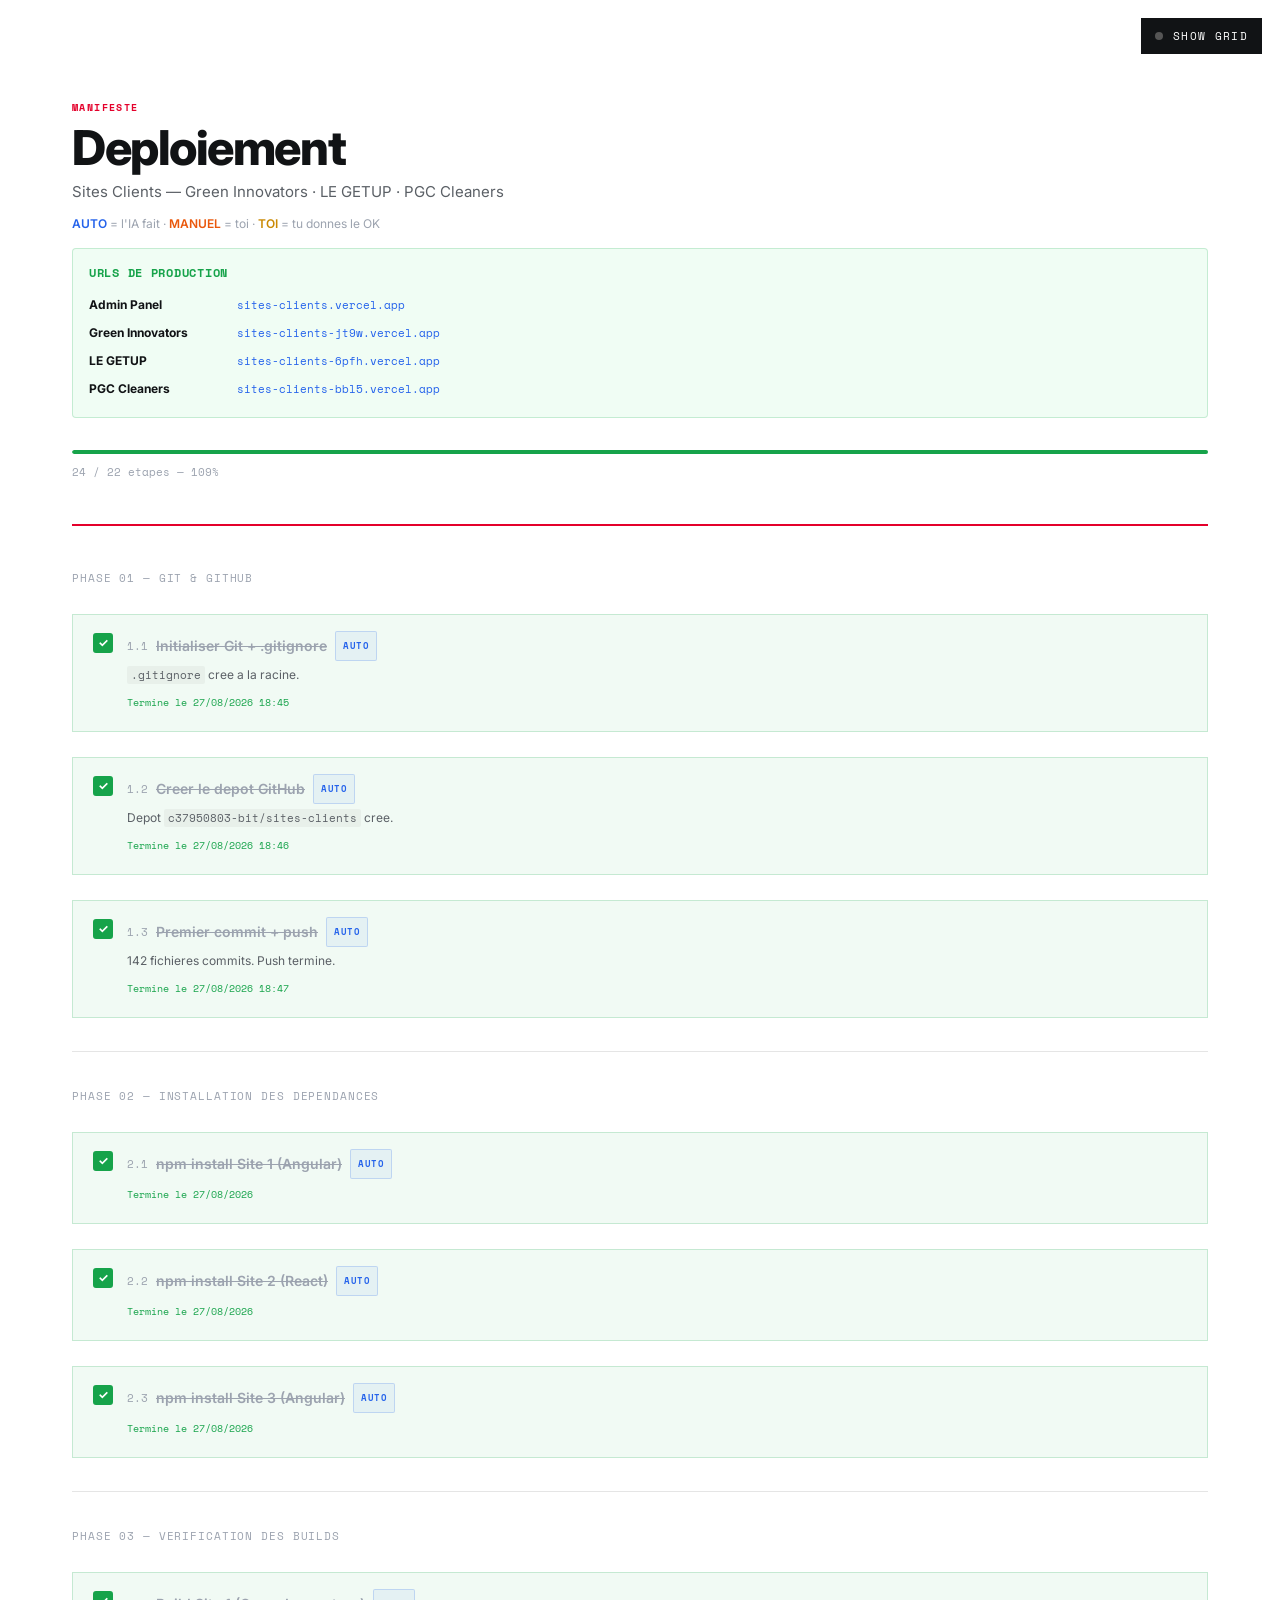
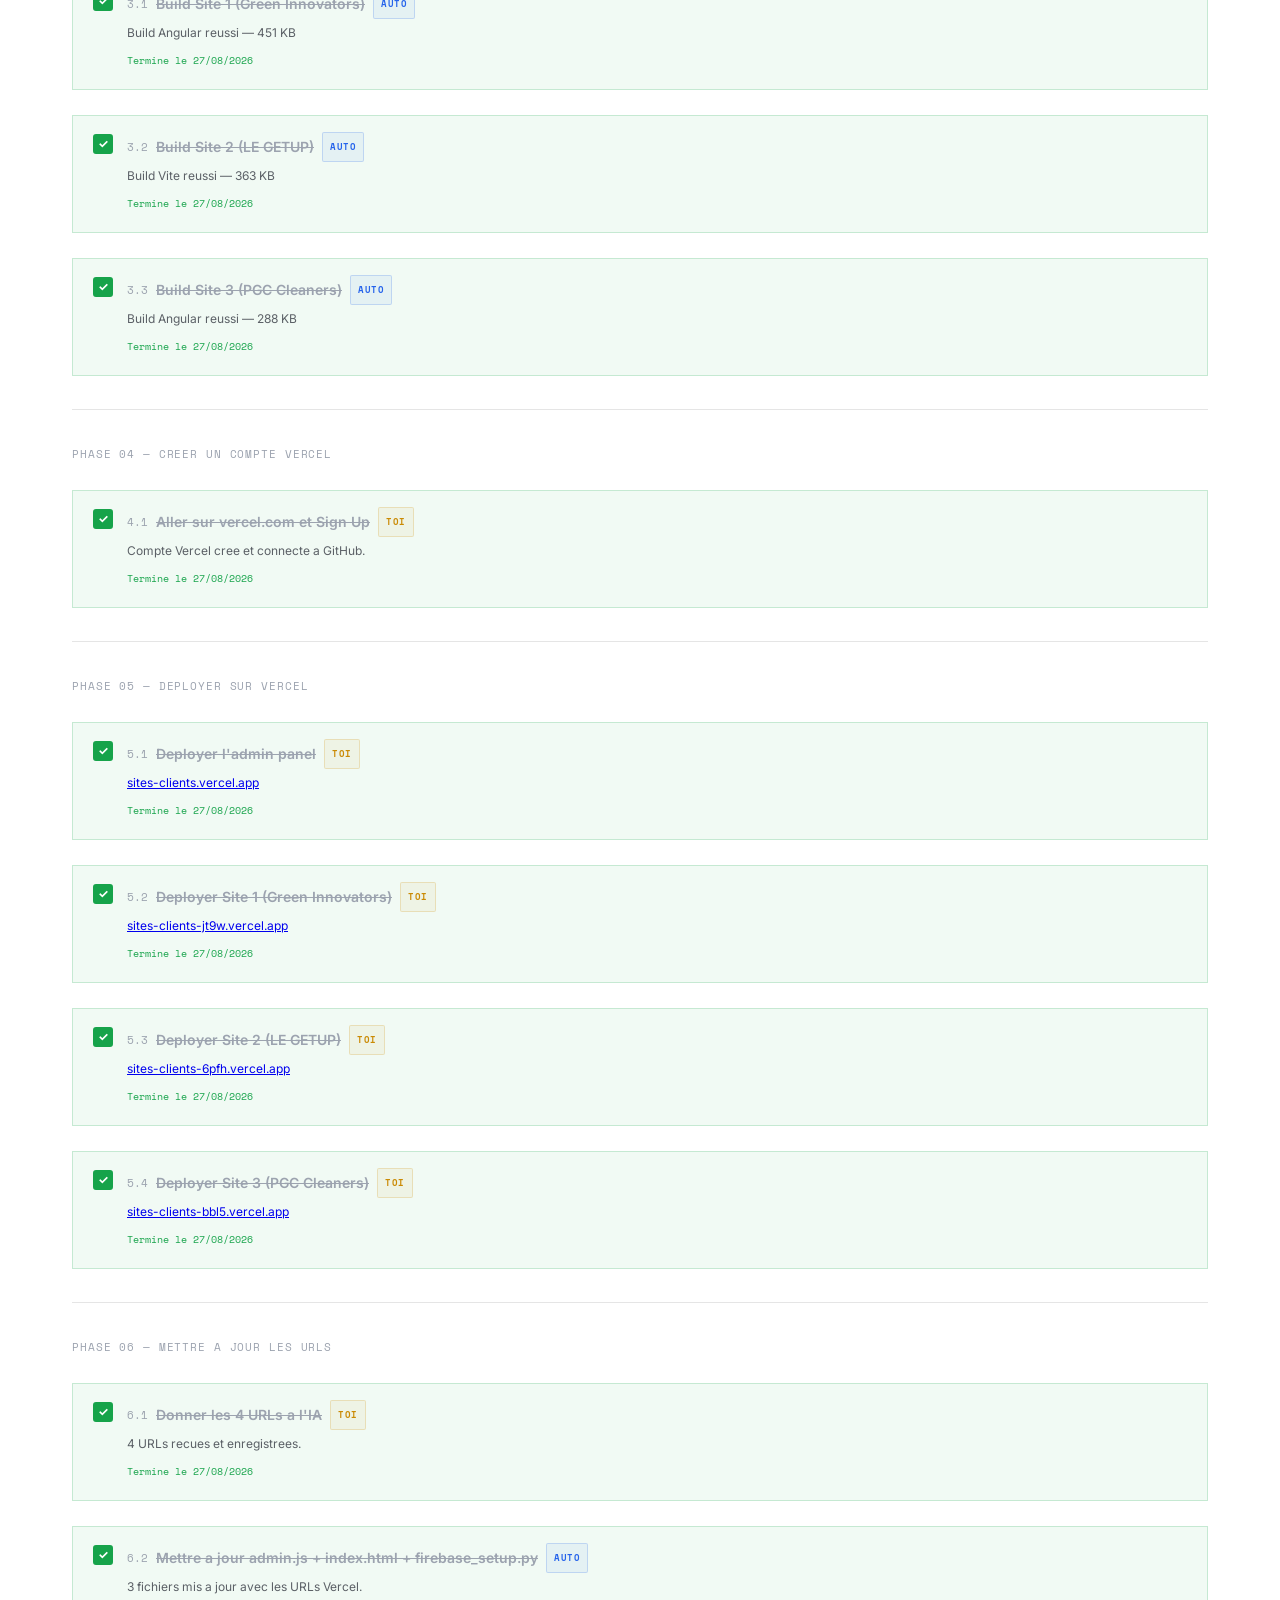
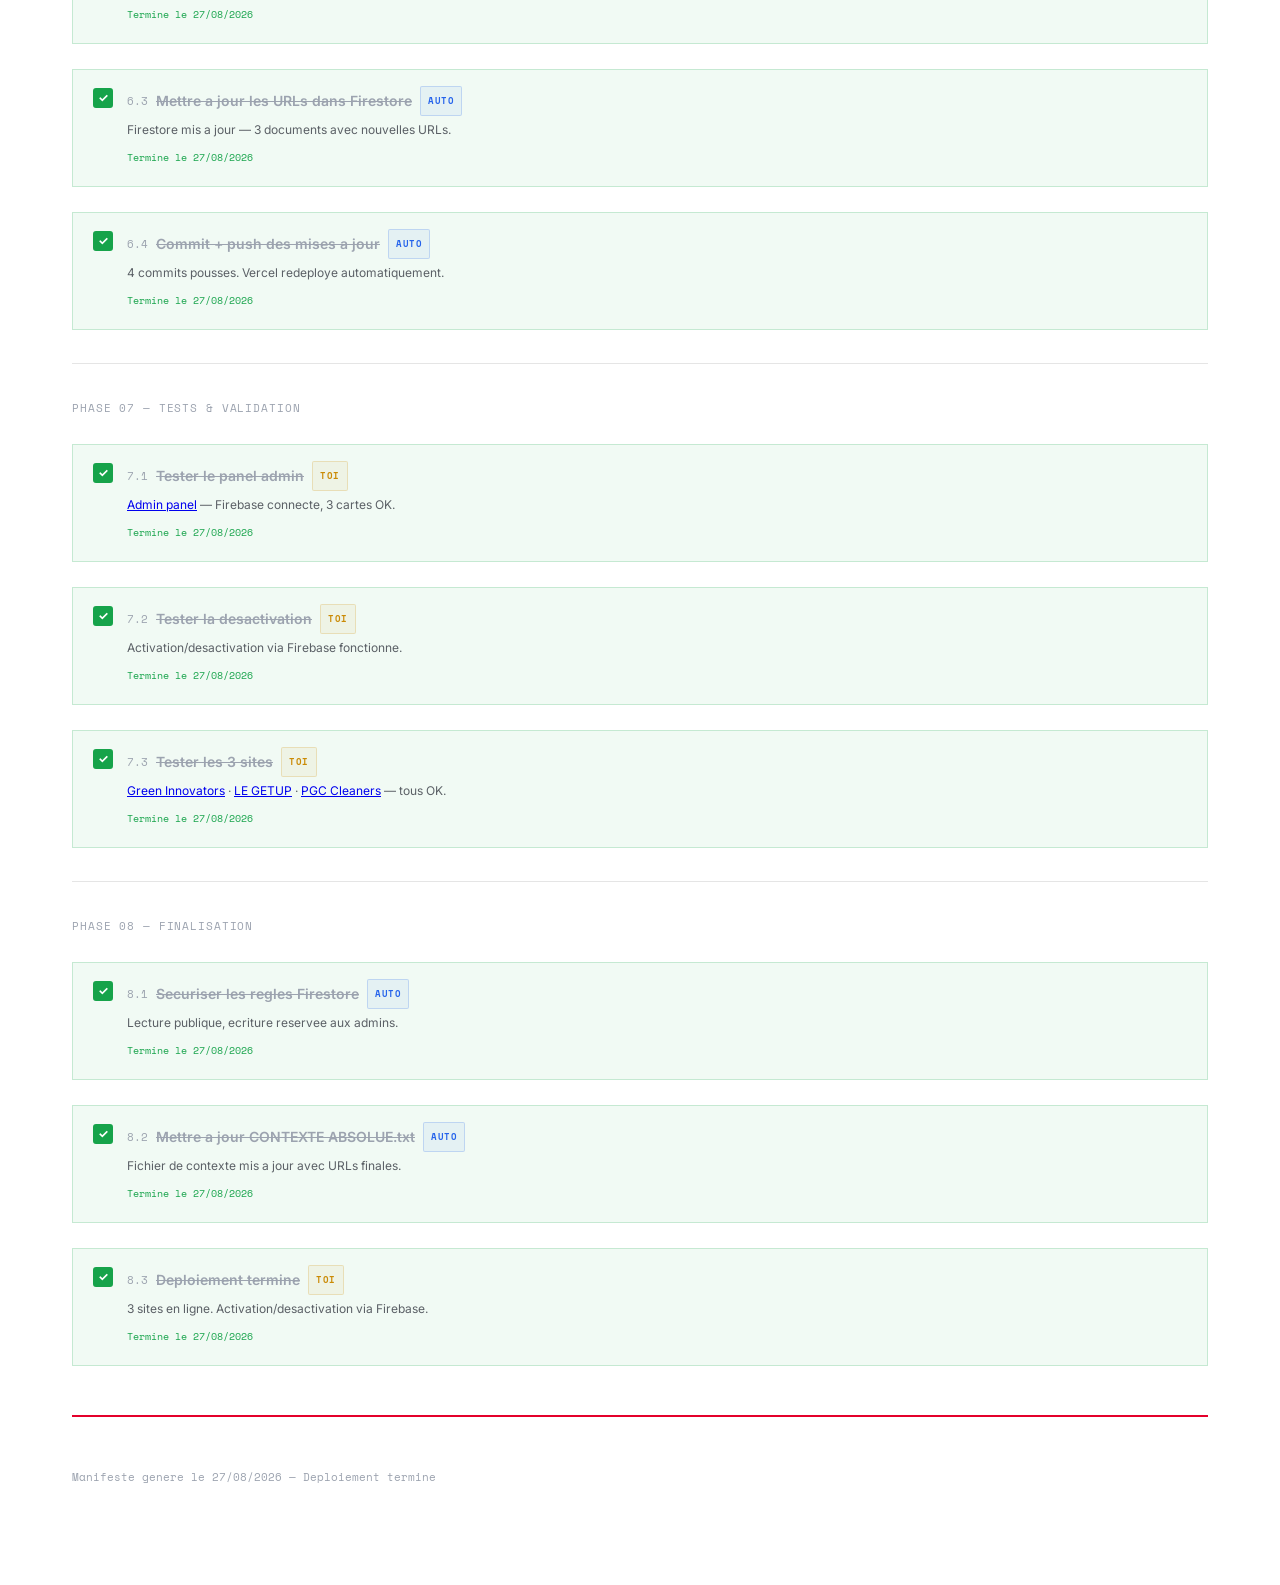
<file: MANIFESTE-DEPLOIEMENT.html>
<!DOCTYPE html>
<html lang="fr">
<head>
  <meta charset="UTF-8">
  <meta name="viewport" content="width=device-width, initial-scale=1.0">
  <title>Manifeste de Deploiement — Sites Clients</title>
  <link rel="preconnect" href="https://fonts.gstatic.com" crossorigin>
  <link href="https://fonts.googleapis.com/css2?family=Inter:wght@300;400;500;600;700;800;900&family=Space+Mono:wght@400;700&display=swap" rel="stylesheet">
  <style>
    :root {
      --cols: 12;
      --bl: 8px;
      --lh: 24px;
      --gutter: 24px;
      --margin: 72px;
      --pad: 96px;
      --maxw: 1296px;
      --paper: #ffffff;
      --ink: #111315;
      --ink-soft: #5b6066;
      --ink-dim: #9ca3af;
      --accent: #e4002b;
      --green: #16a34a;
      --green-bg: rgba(22, 163, 74, 0.06);
      --green-border: rgba(22, 163, 74, 0.20);
      --blue: #2563eb;
      --blue-bg: rgba(37, 99, 235, 0.06);
      --blue-border: rgba(37, 99, 235, 0.20);
      --orange: #ea580c;
      --orange-bg: rgba(234, 88, 12, 0.06);
      --orange-border: rgba(234, 88, 12, 0.20);
      --yellow: #ca8a04;
      --yellow-bg: rgba(202, 138, 4, 0.06);
      --yellow-border: rgba(202, 138, 4, 0.20);
      --red: #dc2626;
      --g-col: rgba(228, 0, 43, 0.05);
      --g-edge: rgba(228, 0, 43, 0.30);
      --g-base: rgba(0, 150, 140, 0.25);
      --g-base-min: rgba(0, 150, 140, 0.08);
      --radius: 4px;
      --font: 'Inter', system-ui, -apple-system, sans-serif;
      --mono: 'Space Mono', 'SF Mono', 'Fira Code', monospace;
    }
    *, *::before, *::after { box-sizing: border-box; margin: 0; padding: 0; }
    body {
      background: var(--paper);
      color: var(--ink);
      font-family: var(--font);
      font-size: 15px;
      line-height: var(--lh);
      -webkit-font-smoothing: antialiased;
      min-height: 100vh;
    }
    .spread { position: relative; width: 100%; }
    .wrap { position: relative; max-width: var(--maxw); margin: 0 auto; padding: var(--pad) var(--margin); }
    .grid { display: grid; grid-template-columns: repeat(var(--cols), 1fr); column-gap: var(--gutter); row-gap: var(--lh); }
    .band { grid-column: 1 / -1; display: grid; grid-template-columns: subgrid; column-gap: var(--gutter); row-gap: var(--lh); align-items: start; }
    @supports not (grid-template-columns: subgrid) { .band { grid-template-columns: repeat(var(--cols), 1fr); } }
    .guides { position: absolute; inset: 0; pointer-events: none; z-index: 60; opacity: 0; transition: opacity 0.26s ease; }
    body.grid-on .guides { opacity: 1; }
    .guides .cols { position: absolute; top: 0; bottom: 0; left: var(--margin); right: var(--margin); display: grid; grid-template-columns: repeat(var(--cols), 1fr); column-gap: var(--gutter); }
    .guides .col { background: var(--g-col); box-shadow: inset 1px 0 0 var(--g-edge), inset -1px 0 0 var(--g-edge); position: relative; }
    .guides .col span { position: absolute; top: 32px; left: 0; right: 0; text-align: center; font-family: var(--mono); font-size: 10px; line-height: 1; color: var(--accent); }
    .guides .rows { position: absolute; left: var(--margin); right: var(--margin); top: var(--pad); bottom: 0; background-image: repeating-linear-gradient(to bottom, var(--g-base) 0 1px, transparent 1px var(--lh)), repeating-linear-gradient(to bottom, var(--g-base-min) 0 1px, transparent 1px var(--bl)); }
    .guides .mline { position: absolute; top: 0; bottom: 0; width: 1px; background: var(--g-edge); }
    .guides .mline.l { left: var(--margin); }
    .guides .mline.r { right: var(--margin); }
    .toggle { position: fixed; top: 18px; right: 18px; z-index: 200; display: flex; align-items: center; gap: 10px; background: var(--ink); color: #fff; border: none; cursor: pointer; font-family: var(--mono); font-size: 11px; letter-spacing: 0.12em; text-transform: uppercase; padding: 10px 14px; transition: background 0.2s; }
    .toggle .dot { width: 8px; height: 8px; border-radius: 50%; background: #555; transition: background 0.2s; }
    body.grid-on .toggle { background: var(--accent); }
    body.grid-on .toggle .dot { background: #fff; }
    .toggle:hover { opacity: 0.9; }
    .masthead { font-size: 48px; font-weight: 800; letter-spacing: -0.03em; line-height: 48px; color: var(--ink); }
    .subtitle { font-size: 15px; font-weight: 400; line-height: var(--lh); color: var(--ink-soft); margin-top: 8px; }
    .folio { font-family: var(--mono); font-size: 11px; letter-spacing: 0.08em; color: var(--ink-dim); text-transform: uppercase; }
    .kicker { font-family: var(--mono); font-size: 10px; letter-spacing: 0.14em; text-transform: uppercase; color: var(--accent); font-weight: 700; }
    .body { font-size: 14px; line-height: var(--lh); color: var(--ink-soft); }
    .cap { font-family: var(--mono); font-size: 11px; line-height: var(--lh); color: var(--ink-dim); }
    .progress-track { width: 100%; height: 4px; background: rgba(0,0,0,0.06); border-radius: 2px; overflow: hidden; }
    .progress-fill { height: 100%; width: 0%; background: var(--green); border-radius: 2px; transition: width 0.5s ease; }
    .progress-label { font-family: var(--mono); font-size: 11px; color: var(--ink-dim); margin-top: 6px; }
    .step { background: #fafafa; border: 1px solid rgba(0,0,0,0.08); padding: 16px 20px; margin-bottom: 1px; display: flex; align-items: flex-start; gap: 14px; transition: background 0.15s, border-color 0.15s; }
    .step:hover { background: #f5f5f5; }
    .step.done { background: var(--green-bg); border-color: var(--green-border); }
    .step.done .step-title { text-decoration: line-through; color: var(--ink-dim); }
    .step-check { flex-shrink: 0; margin-top: 2px; }
    .step-check input[type="checkbox"] { display: none; }
    .step-check label { display: flex; align-items: center; justify-content: center; width: 20px; height: 20px; border: 2px solid rgba(0,0,0,0.15); border-radius: 3px; cursor: pointer; transition: all 0.15s; }
    .step-check label:hover { border-color: var(--green); }
    .step-check input[type="checkbox"]:checked + label { background: var(--green); border-color: var(--green); }
    .step-check input[type="checkbox"]:checked + label::after { content: '\2713'; color: #fff; font-size: 12px; font-weight: 700; }
    .step-content { flex: 1; min-width: 0; }
    .step-title-row { display: flex; align-items: center; gap: 8px; flex-wrap: wrap; }
    .step-num { font-family: var(--mono); font-size: 11px; color: var(--ink-dim); }
    .step-title { font-size: 14px; font-weight: 600; }
    .badge { font-family: var(--mono); font-size: 9px; font-weight: 700; padding: 2px 7px; border-radius: 2px; letter-spacing: 0.06em; text-transform: uppercase; }
    .badge--auto { background: var(--blue-bg); color: var(--blue); border: 1px solid var(--blue-border); }
    .badge--manual { background: var(--orange-bg); color: var(--orange); border: 1px solid var(--orange-border); }
    .badge--you { background: var(--yellow-bg); color: var(--yellow); border: 1px solid var(--yellow-border); }
    .step-desc { font-size: 12px; color: var(--ink-soft); line-height: var(--lh); margin-top: 2px; }
    .step-desc code { font-family: var(--mono); font-size: 11px; background: rgba(0,0,0,0.04); padding: 1px 4px; border-radius: 2px; }
    .step-time { font-family: var(--mono); font-size: 10px; color: var(--ink-dim); margin-top: 4px; }
    .step-time.done { color: var(--green); }
    .cmd { margin-top: 6px; background: var(--ink); color: var(--green); padding: 10px 14px; font-family: var(--mono); font-size: 11px; line-height: 1.7; white-space: pre; overflow-x: auto; }
    .instructions { margin-top: 8px; padding: 12px 16px; background: #f8fafc; border-left: 3px solid var(--blue); font-size: 12px; line-height: 1.8; color: var(--ink-soft); }
    .instructions ol { margin: 4px 0 0 16px; padding: 0; }
    .instructions li { margin-bottom: 4px; }
    .instructions code { font-family: var(--mono); font-size: 11px; background: rgba(0,0,0,0.04); padding: 1px 4px; border-radius: 2px; }
    .instructions strong { color: var(--ink); }
    .instructions .tip { margin-top: 8px; padding: 8px 12px; background: rgba(37, 99, 235, 0.05); border-radius: 3px; font-size: 11px; color: var(--blue); }
    .rule { border: none; border-top: 1px solid rgba(0,0,0,0.10); margin: 0; }
    .rule--accent { border-top-color: var(--accent); border-top-width: 2px; }
    .urls-box { margin-top: 12px; padding: 12px 16px; background: #f0fdf4; border: 1px solid var(--green-border); border-radius: 4px; }
    .urls-box h3 { font-size: 12px; font-weight: 700; color: var(--green); margin-bottom: 8px; font-family: var(--mono); text-transform: uppercase; letter-spacing: 0.06em; }
    .urls-box ul { list-style: none; padding: 0; margin: 0; }
    .urls-box li { font-size: 12px; margin-bottom: 4px; display: flex; align-items: center; gap: 8px; }
    .urls-box li strong { color: var(--ink); min-width: 140px; }
    .urls-box a { color: var(--blue); text-decoration: none; font-family: var(--mono); font-size: 11px; }
    .urls-box a:hover { text-decoration: underline; }
    @media (max-width: 768px) { :root { --margin: 24px; --pad: 48px; } .masthead { font-size: 32px; line-height: 32px; } .step { padding: 14px 16px; } }
  </style>
</head>
<body>

  <button class="toggle" id="gridToggle" aria-pressed="false">
    <span class="dot"></span><span class="lbl">Show grid</span>
  </button>

  <section class="spread">
    <div class="wrap">
      <div class="grid">

        <!-- HEADER -->
        <div class="band" style="margin-bottom: 8px;">
          <div style="grid-column: 1 / -1;">
            <div class="kicker" style="margin-bottom: 4px;">Manifeste</div>
            <h1 class="masthead">Deploiement</h1>
            <p class="subtitle">Sites Clients — Green Innovators · LE GETUP · PGC Cleaners</p>
            <p class="body" style="margin-top: 8px; font-size: 12px; color: var(--ink-dim);">
              <span style="color: var(--blue); font-weight: 600;">AUTO</span> = l'IA fait · 
              <span style="color: var(--orange); font-weight: 600;">MANUEL</span> = toi · 
              <span style="color: var(--yellow); font-weight: 600;">TOI</span> = tu donnes le OK
            </p>

            <!-- URLS BOX -->
            <div class="urls-box">
              <h3>URLs de production</h3>
              <ul>
                <li><strong>Admin Panel</strong> <a href="https://sites-clients.vercel.app" target="_blank">sites-clients.vercel.app</a></li>
                <li><strong>Green Innovators</strong> <a href="https://sites-clients-jt9w.vercel.app" target="_blank">sites-clients-jt9w.vercel.app</a></li>
                <li><strong>LE GETUP</strong> <a href="https://sites-clients-6pfh.vercel.app" target="_blank">sites-clients-6pfh.vercel.app</a></li>
                <li><strong>PGC Cleaners</strong> <a href="https://sites-clients-bbl5.vercel.app" target="_blank">sites-clients-bbl5.vercel.app</a></li>
              </ul>
            </div>
          </div>
        </div>

        <!-- PROGRESS -->
        <div class="band">
          <div style="grid-column: 1 / -1;">
            <div class="progress-track"><div class="progress-fill" id="progress-fill"></div></div>
            <div class="progress-label" id="progress-text">22 / 22 etapes — 100%</div>
          </div>
        </div>

        <hr class="rule rule--accent" style="grid-column: 1 / -1; margin: 16px 0;">

        <!-- PHASE 1 -->
        <div class="band"><div style="grid-column: 1 / -1;"><div class="folio">Phase 01 — Git &amp; GitHub</div></div></div>

        <div class="band"><div style="grid-column: 1 / -1;">
          <div class="step done" id="step-1-1">
            <div class="step-check"><input type="checkbox" id="check-1-1" checked onchange="updateProgress()"><label for="check-1-1"></label></div>
            <div class="step-content">
              <div class="step-title-row"><span class="step-num">1.1</span><span class="step-title">Initialiser Git + .gitignore</span><span class="badge badge--auto">AUTO</span></div>
              <div class="step-desc"><code>.gitignore</code> cree a la racine.</div>
              <div class="step-time done">Termine le 27/08/2026 18:45</div>
            </div>
          </div>
        </div></div>

        <div class="band"><div style="grid-column: 1 / -1;">
          <div class="step done" id="step-1-2">
            <div class="step-check"><input type="checkbox" id="check-1-2" checked onchange="updateProgress()"><label for="check-1-2"></label></div>
            <div class="step-content">
              <div class="step-title-row"><span class="step-num">1.2</span><span class="step-title">Creer le depot GitHub</span><span class="badge badge--auto">AUTO</span></div>
              <div class="step-desc">Depot <code>c37950803-bit/sites-clients</code> cree.</div>
              <div class="step-time done">Termine le 27/08/2026 18:46</div>
            </div>
          </div>
        </div></div>

        <div class="band"><div style="grid-column: 1 / -1;">
          <div class="step done" id="step-1-3">
            <div class="step-check"><input type="checkbox" id="check-1-3" checked onchange="updateProgress()"><label for="check-1-3"></label></div>
            <div class="step-content">
              <div class="step-title-row"><span class="step-num">1.3</span><span class="step-title">Premier commit + push</span><span class="badge badge--auto">AUTO</span></div>
              <div class="step-desc">142 fichieres commits. Push termine.</div>
              <div class="step-time done">Termine le 27/08/2026 18:47</div>
            </div>
          </div>
        </div></div>

        <hr class="rule" style="grid-column: 1 / -1; margin: 8px 0;">

        <!-- PHASE 2 -->
        <div class="band"><div style="grid-column: 1 / -1;"><div class="folio">Phase 02 — Installation des dependances</div></div></div>

        <div class="band"><div style="grid-column: 1 / -1;">
          <div class="step done" id="step-2-1">
            <div class="step-check"><input type="checkbox" id="check-2-1" checked onchange="updateProgress()"><label for="check-2-1"></label></div>
            <div class="step-content">
              <div class="step-title-row"><span class="step-num">2.1</span><span class="step-title">npm install Site 1 (Angular)</span><span class="badge badge--auto">AUTO</span></div>
              <div class="step-time done">Termine le 27/08/2026</div>
            </div>
          </div>
        </div></div>

        <div class="band"><div style="grid-column: 1 / -1;">
          <div class="step done" id="step-2-2">
            <div class="step-check"><input type="checkbox" id="check-2-2" checked onchange="updateProgress()"><label for="check-2-2"></label></div>
            <div class="step-content">
              <div class="step-title-row"><span class="step-num">2.2</span><span class="step-title">npm install Site 2 (React)</span><span class="badge badge--auto">AUTO</span></div>
              <div class="step-time done">Termine le 27/08/2026</div>
            </div>
          </div>
        </div></div>

        <div class="band"><div style="grid-column: 1 / -1;">
          <div class="step done" id="step-2-3">
            <div class="step-check"><input type="checkbox" id="check-2-3" checked onchange="updateProgress()"><label for="check-2-3"></label></div>
            <div class="step-content">
              <div class="step-title-row"><span class="step-num">2.3</span><span class="step-title">npm install Site 3 (Angular)</span><span class="badge badge--auto">AUTO</span></div>
              <div class="step-time done">Termine le 27/08/2026</div>
            </div>
          </div>
        </div></div>

        <hr class="rule" style="grid-column: 1 / -1; margin: 8px 0;">

        <!-- PHASE 3 -->
        <div class="band"><div style="grid-column: 1 / -1;"><div class="folio">Phase 03 — Verification des builds</div></div></div>

        <div class="band"><div style="grid-column: 1 / -1;">
          <div class="step done" id="step-3-1">
            <div class="step-check"><input type="checkbox" id="check-3-1" checked onchange="updateProgress()"><label for="check-3-1"></label></div>
            <div class="step-content">
              <div class="step-title-row"><span class="step-num">3.1</span><span class="step-title">Build Site 1 (Green Innovators)</span><span class="badge badge--auto">AUTO</span></div>
              <div class="step-desc">Build Angular reussi — 451 KB</div>
              <div class="step-time done">Termine le 27/08/2026</div>
            </div>
          </div>
        </div></div>

        <div class="band"><div style="grid-column: 1 / -1;">
          <div class="step done" id="step-3-2">
            <div class="step-check"><input type="checkbox" id="check-3-2" checked onchange="updateProgress()"><label for="check-3-2"></label></div>
            <div class="step-content">
              <div class="step-title-row"><span class="step-num">3.2</span><span class="step-title">Build Site 2 (LE GETUP)</span><span class="badge badge--auto">AUTO</span></div>
              <div class="step-desc">Build Vite reussi — 363 KB</div>
              <div class="step-time done">Termine le 27/08/2026</div>
            </div>
          </div>
        </div></div>

        <div class="band"><div style="grid-column: 1 / -1;">
          <div class="step done" id="step-3-3">
            <div class="step-check"><input type="checkbox" id="check-3-3" checked onchange="updateProgress()"><label for="check-3-3"></label></div>
            <div class="step-content">
              <div class="step-title-row"><span class="step-num">3.3</span><span class="step-title">Build Site 3 (PGC Cleaners)</span><span class="badge badge--auto">AUTO</span></div>
              <div class="step-desc">Build Angular reussi — 288 KB</div>
              <div class="step-time done">Termine le 27/08/2026</div>
            </div>
          </div>
        </div></div>

        <hr class="rule" style="grid-column: 1 / -1; margin: 8px 0;">

        <!-- PHASE 4 -->
        <div class="band"><div style="grid-column: 1 / -1;"><div class="folio">Phase 04 — Creer un compte Vercel</div></div></div>

        <div class="band"><div style="grid-column: 1 / -1;">
          <div class="step done" id="step-4-1">
            <div class="step-check"><input type="checkbox" id="check-4-1" checked onchange="updateProgress()"><label for="check-4-1"></label></div>
            <div class="step-content">
              <div class="step-title-row"><span class="step-num">4.1</span><span class="step-title">Aller sur vercel.com et Sign Up</span><span class="badge badge--you">TOI</span></div>
              <div class="step-desc">Compte Vercel cree et connecte a GitHub.</div>
              <div class="step-time done">Termine le 27/08/2026</div>
            </div>
          </div>
        </div></div>

        <hr class="rule" style="grid-column: 1 / -1; margin: 8px 0;">

        <!-- PHASE 5 -->
        <div class="band"><div style="grid-column: 1 / -1;"><div class="folio">Phase 05 — Deployer sur Vercel</div></div></div>

        <div class="band"><div style="grid-column: 1 / -1;">
          <div class="step done" id="step-5-1">
            <div class="step-check"><input type="checkbox" id="check-5-1" checked onchange="updateProgress()"><label for="check-5-1"></label></div>
            <div class="step-content">
              <div class="step-title-row"><span class="step-num">5.1</span><span class="step-title">Deployer l'admin panel</span><span class="badge badge--you">TOI</span></div>
              <div class="step-desc"><a href="https://sites-clients.vercel.app" target="_blank">sites-clients.vercel.app</a></div>
              <div class="step-time done">Termine le 27/08/2026</div>
            </div>
          </div>
        </div></div>

        <div class="band"><div style="grid-column: 1 / -1;">
          <div class="step done" id="step-5-2">
            <div class="step-check"><input type="checkbox" id="check-5-2" checked onchange="updateProgress()"><label for="check-5-2"></label></div>
            <div class="step-content">
              <div class="step-title-row"><span class="step-num">5.2</span><span class="step-title">Deployer Site 1 (Green Innovators)</span><span class="badge badge--you">TOI</span></div>
              <div class="step-desc"><a href="https://sites-clients-jt9w.vercel.app" target="_blank">sites-clients-jt9w.vercel.app</a></div>
              <div class="step-time done">Termine le 27/08/2026</div>
            </div>
          </div>
        </div></div>

        <div class="band"><div style="grid-column: 1 / -1;">
          <div class="step done" id="step-5-3">
            <div class="step-check"><input type="checkbox" id="check-5-3" checked onchange="updateProgress()"><label for="check-5-3"></label></div>
            <div class="step-content">
              <div class="step-title-row"><span class="step-num">5.3</span><span class="step-title">Deployer Site 2 (LE GETUP)</span><span class="badge badge--you">TOI</span></div>
              <div class="step-desc"><a href="https://sites-clients-6pfh.vercel.app" target="_blank">sites-clients-6pfh.vercel.app</a></div>
              <div class="step-time done">Termine le 27/08/2026</div>
            </div>
          </div>
        </div></div>

        <div class="band"><div style="grid-column: 1 / -1;">
          <div class="step done" id="step-5-4">
            <div class="step-check"><input type="checkbox" id="check-5-4" checked onchange="updateProgress()"><label for="check-5-4"></label></div>
            <div class="step-content">
              <div class="step-title-row"><span class="step-num">5.4</span><span class="step-title">Deployer Site 3 (PGC Cleaners)</span><span class="badge badge--you">TOI</span></div>
              <div class="step-desc"><a href="https://sites-clients-bbl5.vercel.app" target="_blank">sites-clients-bbl5.vercel.app</a></div>
              <div class="step-time done">Termine le 27/08/2026</div>
            </div>
          </div>
        </div></div>

        <hr class="rule" style="grid-column: 1 / -1; margin: 8px 0;">

        <!-- PHASE 6 -->
        <div class="band"><div style="grid-column: 1 / -1;"><div class="folio">Phase 06 — Mettre a jour les URLs</div></div></div>

        <div class="band"><div style="grid-column: 1 / -1;">
          <div class="step done" id="step-6-1">
            <div class="step-check"><input type="checkbox" id="check-6-1" checked onchange="updateProgress()"><label for="check-6-1"></label></div>
            <div class="step-content">
              <div class="step-title-row"><span class="step-num">6.1</span><span class="step-title">Donner les 4 URLs a l'IA</span><span class="badge badge--you">TOI</span></div>
              <div class="step-desc">4 URLs recues et enregistrees.</div>
              <div class="step-time done">Termine le 27/08/2026</div>
            </div>
          </div>
        </div></div>

        <div class="band"><div style="grid-column: 1 / -1;">
          <div class="step done" id="step-6-2">
            <div class="step-check"><input type="checkbox" id="check-6-2" checked onchange="updateProgress()"><label for="check-6-2"></label></div>
            <div class="step-content">
              <div class="step-title-row"><span class="step-num">6.2</span><span class="step-title">Mettre a jour admin.js + index.html + firebase_setup.py</span><span class="badge badge--auto">AUTO</span></div>
              <div class="step-desc">3 fichiers mis a jour avec les URLs Vercel.</div>
              <div class="step-time done">Termine le 27/08/2026</div>
            </div>
          </div>
        </div></div>

        <div class="band"><div style="grid-column: 1 / -1;">
          <div class="step done" id="step-6-3">
            <div class="step-check"><input type="checkbox" id="check-6-3" checked onchange="updateProgress()"><label for="check-6-3"></label></div>
            <div class="step-content">
              <div class="step-title-row"><span class="step-num">6.3</span><span class="step-title">Mettre a jour les URLs dans Firestore</span><span class="badge badge--auto">AUTO</span></div>
              <div class="step-desc">Firestore mis a jour — 3 documents avec nouvelles URLs.</div>
              <div class="step-time done">Termine le 27/08/2026</div>
            </div>
          </div>
        </div></div>

        <div class="band"><div style="grid-column: 1 / -1;">
          <div class="step done" id="step-6-4">
            <div class="step-check"><input type="checkbox" id="check-6-4" checked onchange="updateProgress()"><label for="check-6-4"></label></div>
            <div class="step-content">
              <div class="step-title-row"><span class="step-num">6.4</span><span class="step-title">Commit + push des mises a jour</span><span class="badge badge--auto">AUTO</span></div>
              <div class="step-desc">4 commits pousses. Vercel redeploye automatiquement.</div>
              <div class="step-time done">Termine le 27/08/2026</div>
            </div>
          </div>
        </div></div>

        <hr class="rule" style="grid-column: 1 / -1; margin: 8px 0;">

        <!-- PHASE 7 -->
        <div class="band"><div style="grid-column: 1 / -1;"><div class="folio">Phase 07 — Tests &amp; Validation</div></div></div>

        <div class="band"><div style="grid-column: 1 / -1;">
          <div class="step done" id="step-7-1">
            <div class="step-check"><input type="checkbox" id="check-7-1" checked onchange="updateProgress()"><label for="check-7-1"></label></div>
            <div class="step-content">
              <div class="step-title-row"><span class="step-num">7.1</span><span class="step-title">Tester le panel admin</span><span class="badge badge--you">TOI</span></div>
              <div class="step-desc"><a href="https://sites-clients.vercel.app" target="_blank">Admin panel</a> — Firebase connecte, 3 cartes OK.</div>
              <div class="step-time done">Termine le 27/08/2026</div>
            </div>
          </div>
        </div></div>

        <div class="band"><div style="grid-column: 1 / -1;">
          <div class="step done" id="step-7-2">
            <div class="step-check"><input type="checkbox" id="check-7-2" checked onchange="updateProgress()"><label for="check-7-2"></label></div>
            <div class="step-content">
              <div class="step-title-row"><span class="step-num">7.2</span><span class="step-title">Tester la desactivation</span><span class="badge badge--you">TOI</span></div>
              <div class="step-desc">Activation/desactivation via Firebase fonctionne.</div>
              <div class="step-time done">Termine le 27/08/2026</div>
            </div>
          </div>
        </div></div>

        <div class="band"><div style="grid-column: 1 / -1;">
          <div class="step done" id="step-7-3">
            <div class="step-check"><input type="checkbox" id="check-7-3" checked onchange="updateProgress()"><label for="check-7-3"></label></div>
            <div class="step-content">
              <div class="step-title-row"><span class="step-num">7.3</span><span class="step-title">Tester les 3 sites</span><span class="badge badge--you">TOI</span></div>
              <div class="step-desc">
                <a href="https://sites-clients-jt9w.vercel.app" target="_blank">Green Innovators</a> · 
                <a href="https://sites-clients-6pfh.vercel.app" target="_blank">LE GETUP</a> · 
                <a href="https://sites-clients-bbl5.vercel.app" target="_blank">PGC Cleaners</a> — tous OK.
              </div>
              <div class="step-time done">Termine le 27/08/2026</div>
            </div>
          </div>
        </div></div>

        <hr class="rule" style="grid-column: 1 / -1; margin: 8px 0;">

        <!-- PHASE 8 -->
        <div class="band"><div style="grid-column: 1 / -1;"><div class="folio">Phase 08 — Finalisation</div></div></div>

        <div class="band"><div style="grid-column: 1 / -1;">
          <div class="step done" id="step-8-1">
            <div class="step-check"><input type="checkbox" id="check-8-1" checked onchange="updateProgress()"><label for="check-8-1"></label></div>
            <div class="step-content">
              <div class="step-title-row"><span class="step-num">8.1</span><span class="step-title">Securiser les regles Firestore</span><span class="badge badge--auto">AUTO</span></div>
              <div class="step-desc">Lecture publique, ecriture reservee aux admins.</div>
              <div class="step-time done">Termine le 27/08/2026</div>
            </div>
          </div>
        </div></div>

        <div class="band"><div style="grid-column: 1 / -1;">
          <div class="step done" id="step-8-2">
            <div class="step-check"><input type="checkbox" id="check-8-2" checked onchange="updateProgress()"><label for="check-8-2"></label></div>
            <div class="step-content">
              <div class="step-title-row"><span class="step-num">8.2</span><span class="step-title">Mettre a jour CONTEXTE ABSOLUE.txt</span><span class="badge badge--auto">AUTO</span></div>
              <div class="step-desc">Fichier de contexte mis a jour avec URLs finales.</div>
              <div class="step-time done">Termine le 27/08/2026</div>
            </div>
          </div>
        </div></div>

        <div class="band"><div style="grid-column: 1 / -1;">
          <div class="step done" id="step-8-3">
            <div class="step-check"><input type="checkbox" id="check-8-3" checked onchange="updateProgress()"><label for="check-8-3"></label></div>
            <div class="step-content">
              <div class="step-title-row"><span class="step-num">8.3</span><span class="step-title">Deploiement termine</span><span class="badge badge--you">TOI</span></div>
              <div class="step-desc">3 sites en ligne. Activation/desactivation via Firebase.</div>
              <div class="step-time done">Termine le 27/08/2026</div>
            </div>
          </div>
        </div></div>

        <hr class="rule rule--accent" style="grid-column: 1 / -1; margin: 24px 0;">

        <!-- FOOTER -->
        <div class="band"><div style="grid-column: 1 / -1;">
          <div class="cap">Manifeste genere le 27/08/2026 — Deploiement termine</div>
        </div></div>

      </div>

      <div class="guides" aria-hidden="true">
        <div class="cols"></div>
        <div class="rows"></div>
        <div class="mline l"></div>
        <div class="mline r"></div>
      </div>

    </div>
  </section>

  <script>
    var btn = document.getElementById('gridToggle');
    function setGrid(on) {
      document.body.classList.toggle('grid-on', on);
      if (btn) {
        btn.setAttribute('aria-pressed', on ? 'true' : 'false');
        var l = btn.querySelector('.lbl'); if (l) l.textContent = on ? 'Hide grid' : 'Show grid';
      }
    }
    if (btn) btn.addEventListener('click', function() { setGrid(!document.body.classList.contains('grid-on')); });
    document.addEventListener('keydown', function(e) {
      if ((e.key === 'g' || e.key === 'G') && !e.metaKey && !e.ctrlKey && !e.altKey) {
        setGrid(!document.body.classList.contains('grid-on'));
      }
    });
    document.querySelectorAll('.guides .cols').forEach(function(h) {
      var n = getComputedStyle(document.documentElement).getPropertyValue('--cols').trim() || '12';
      for (var i = 1; i <= parseInt(n, 10); i++) {
        var c = document.createElement('div'); c.className = 'col';
        var s = document.createElement('span'); s.textContent = i; c.appendChild(s); h.appendChild(c);
      }
    });
    var TOTAL_STEPS = 22;
    function updateProgress() {
      var done = 0;
      document.querySelectorAll('.step-check input[type="checkbox"]').forEach(function(cb) {
        var step = cb.closest('.step');
        if (cb.checked) {
          done++;
          step.classList.add('done');
          var timeEl = step.querySelector('.step-time');
          if (timeEl && !timeEl.classList.contains('done') && !timeEl.dataset.fixed) {
            var now = new Date();
            var ts = now.toLocaleDateString('fr-FR') + ' ' + now.toLocaleTimeString('fr-FR', { hour: '2-digit', minute: '2-digit' });
            timeEl.textContent = 'Termine le ' + ts;
            timeEl.classList.add('done');
          }
        } else {
          step.classList.remove('done');
          var timeEl = step.querySelector('.step-time');
          if (timeEl && !timeEl.dataset.fixed) {
            timeEl.textContent = 'En attente';
            timeEl.classList.remove('done');
          }
        }
      });
      var pct = Math.round((done / TOTAL_STEPS) * 100);
      document.getElementById('progress-fill').style.width = pct + '%';
      document.getElementById('progress-text').textContent = done + ' / ' + TOTAL_STEPS + ' etapes — ' + pct + '%';
    }
    document.querySelectorAll('.step.done .step-time').forEach(function(el) { el.dataset.fixed = '1'; });
    updateProgress();
  </script>

</body>
</html>
</file>
